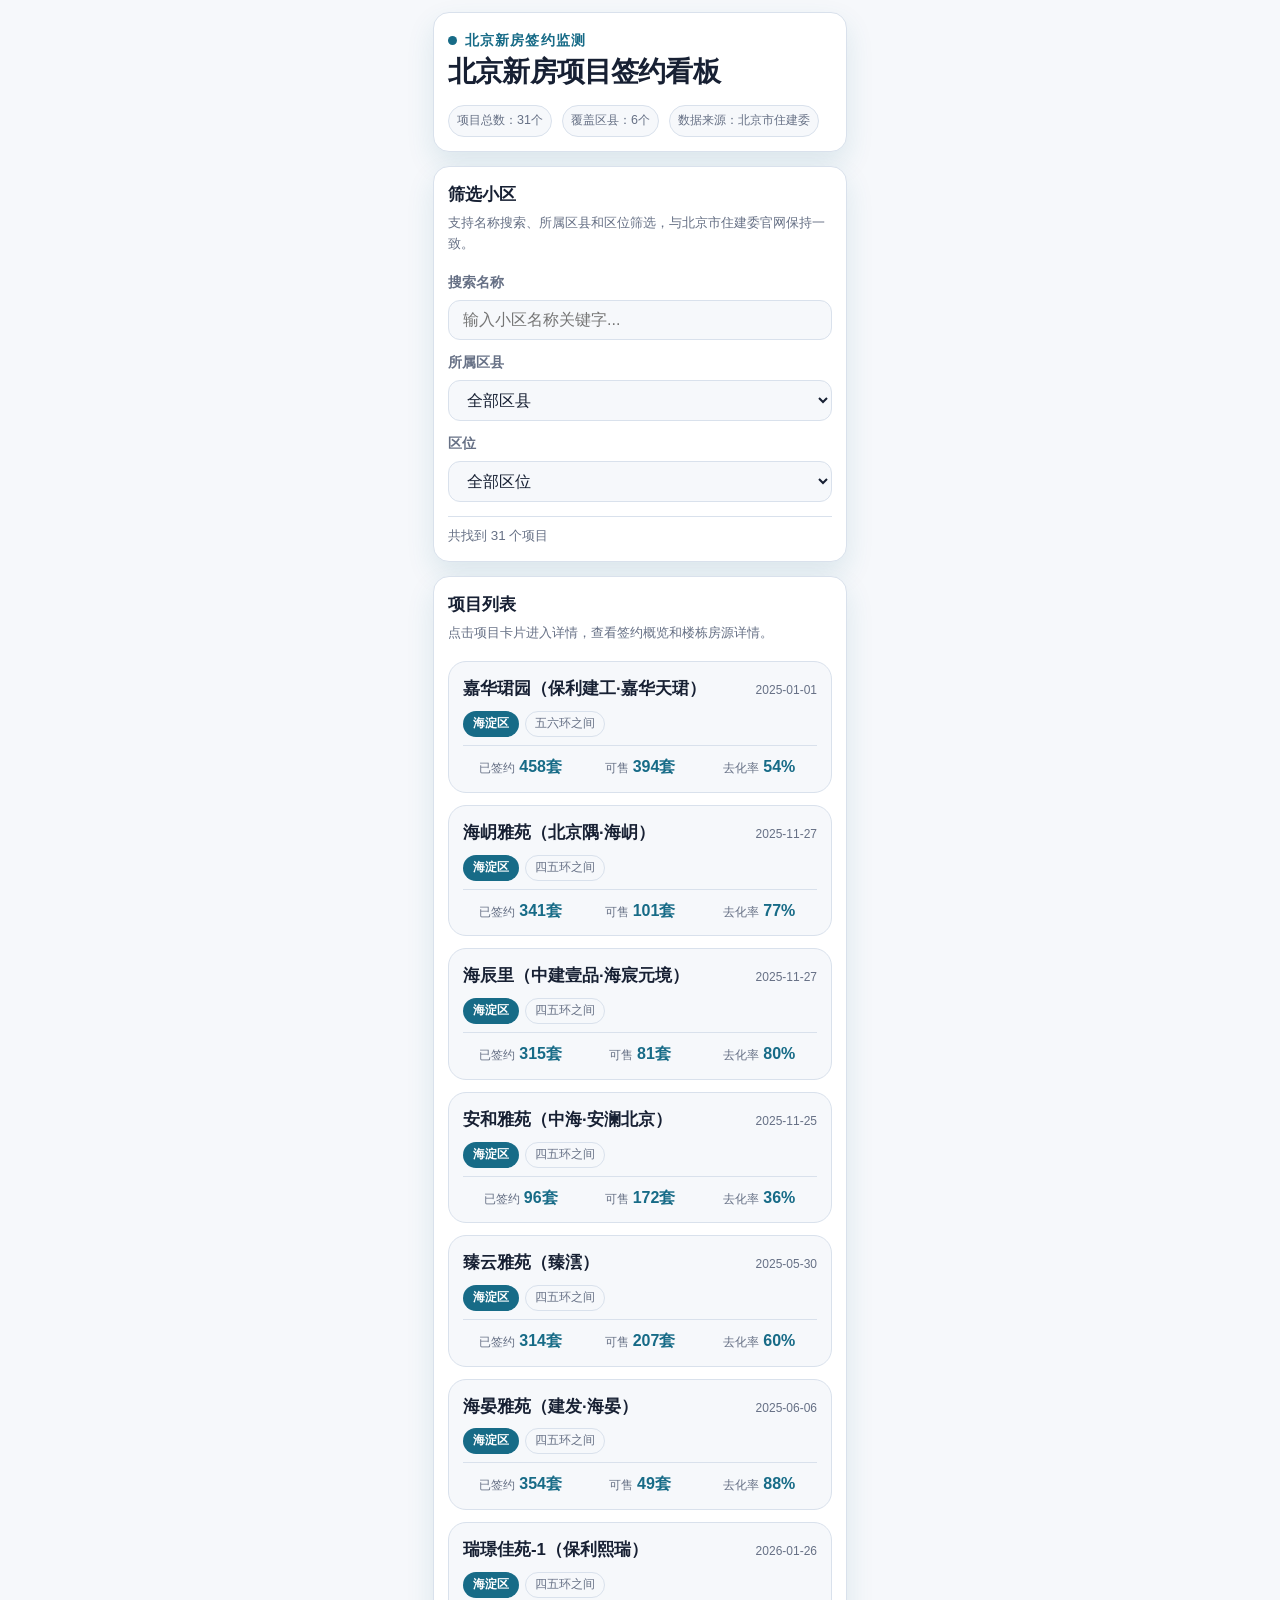
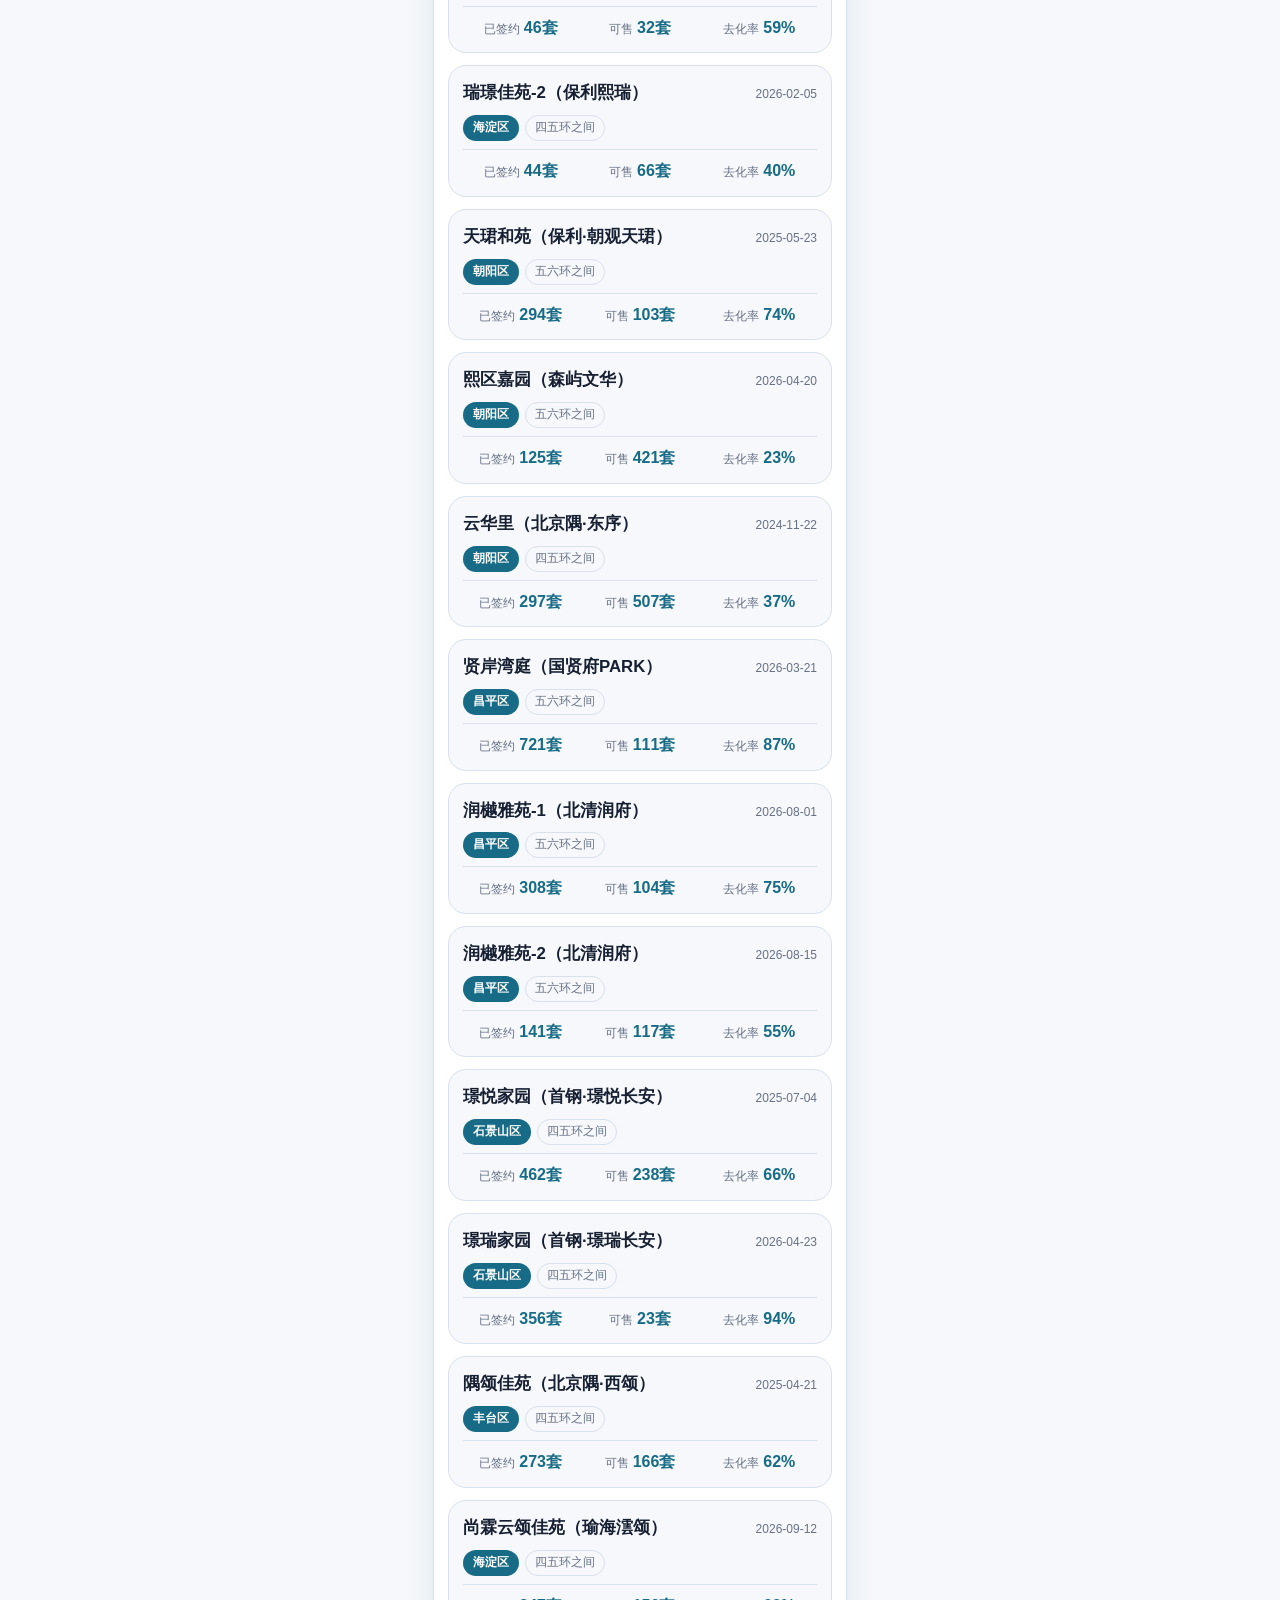
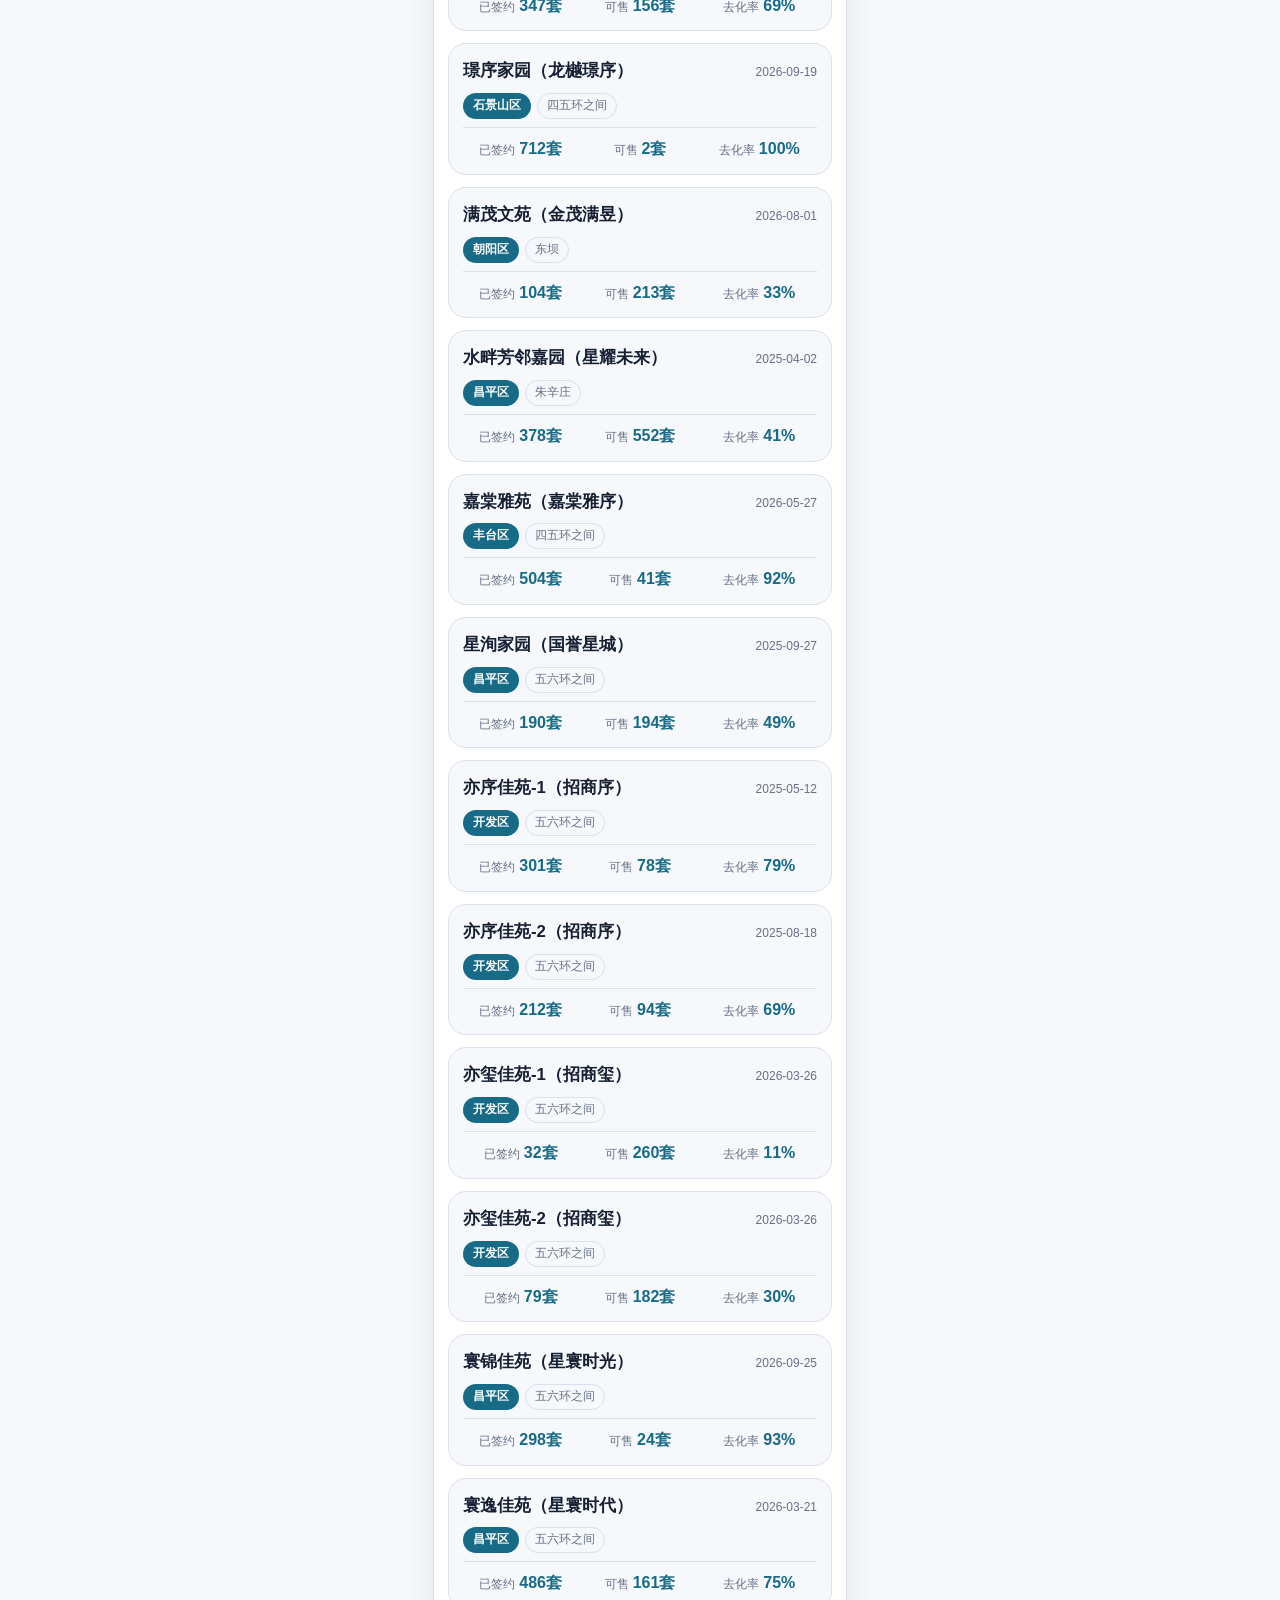
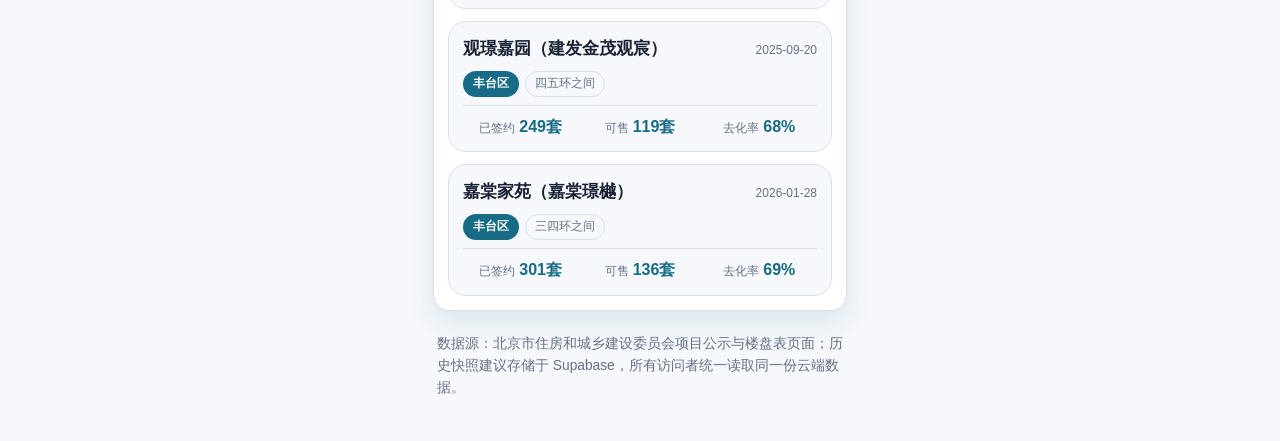
<file: index.html>
<!-- Generated by Trae Work -->
<!DOCTYPE html>
<html lang="zh-CN">
<head>
  <meta charset="UTF-8">
  <meta name="viewport" content="width=device-width, initial-scale=1.0">
  <title>北京新房签约监测</title>
  <link rel="stylesheet" href="assets/style.css?v=49">
</head>
<body>
  <main class="page">
    <!-- 仅手机版 -->

    <!-- 首页：小区筛选列表 -->
    <section id="homeView">
      <header class="home-header">
        <div class="eyebrow"><span class="dot"></span> 北京新房签约监测</div>
        <h1>北京新房项目签约看板</h1>
        <div class="meta" id="homeMeta"></div>
      </header>

      <section class="panel">
        <div class="section-head">
          <div>
            <h2>筛选小区</h2>
            <p class="hint">支持名称搜索、所属区县和区位筛选，与北京市住建委官网保持一致。</p>
          </div>
        </div>

        <div class="filter-bar">
          <div class="filter-item">
            <label>搜索名称</label>
            <input type="text" id="searchInput" placeholder="输入小区名称关键字..." class="filter-input">
          </div>
          <div class="filter-item">
            <label>所属区县</label>
            <select id="districtFilter" class="filter-select">
              <option value="">全部区县</option>
            </select>
          </div>
          <div class="filter-item">
            <label>区位</label>
            <select id="locationFilter" class="filter-select">
              <option value="">全部区位</option>
            </select>
          </div>
        </div>

        <div class="filter-stats" id="filterStats"></div>
      </section>

      <section class="panel">
        <div class="section-head">
          <div>
            <h2>项目列表</h2>
            <p class="hint">点击项目卡片进入详情，查看签约概览和楼栋房源详情。</p>
          </div>
        </div>
        <div class="project-grid" id="projectGrid"></div>
      </section>
    </section>

    <!-- 详情页：单个小区详情 -->
    <section id="detailView" style="display:none">
      <button class="back-btn" id="backBtn">← 返回项目列表</button>

      <header id="detailHeader">
        <div class="eyebrow"><span class="dot"></span> <span id="detailEyebrow">项目签约监测</span></div>
        <h1 id="detailTitle">项目名称</h1>
        <p class="subtitle" id="detailSubtitle"></p>
        <div class="meta" id="detailMeta"></div>
      </header>

      <section class="panel">
        <div class="section-head">
          <div>
            <h2>小区签约概览</h2>
          </div>
        </div>
        <div class="stats" id="overviewStats"></div>
      </section>

      <section class="panel">
        <div class="section-head">
          <div>
            <h2>近期成交情况</h2>

          </div>
        </div>
        <div id="dailyCompare"></div>
      </section>

      <section class="panel">
        <div class="section-head">
          <div>
            <h2>房源详情</h2>
          </div>
        </div>
        <div class="note">颜色说明：可售=浅绿，已成交/备案=浅灰；面积数字仅在政府网站有真实面积时显示。</div>
        <div class="legend" id="areaLegend"></div>
        <div class="building-list" id="buildingList"></div>
      </section>
    </section>

    <footer id="footer"></footer>
  </main>
  <script src="_shared/js/echarts.min.js"></script>
  <script src="assets/projects-data.js?v=50"></script>
<script src="assets/supabase-config.js?v=50"></script>
<script src="assets/app.js?v=50"></script>
</body>
</html>
</file>
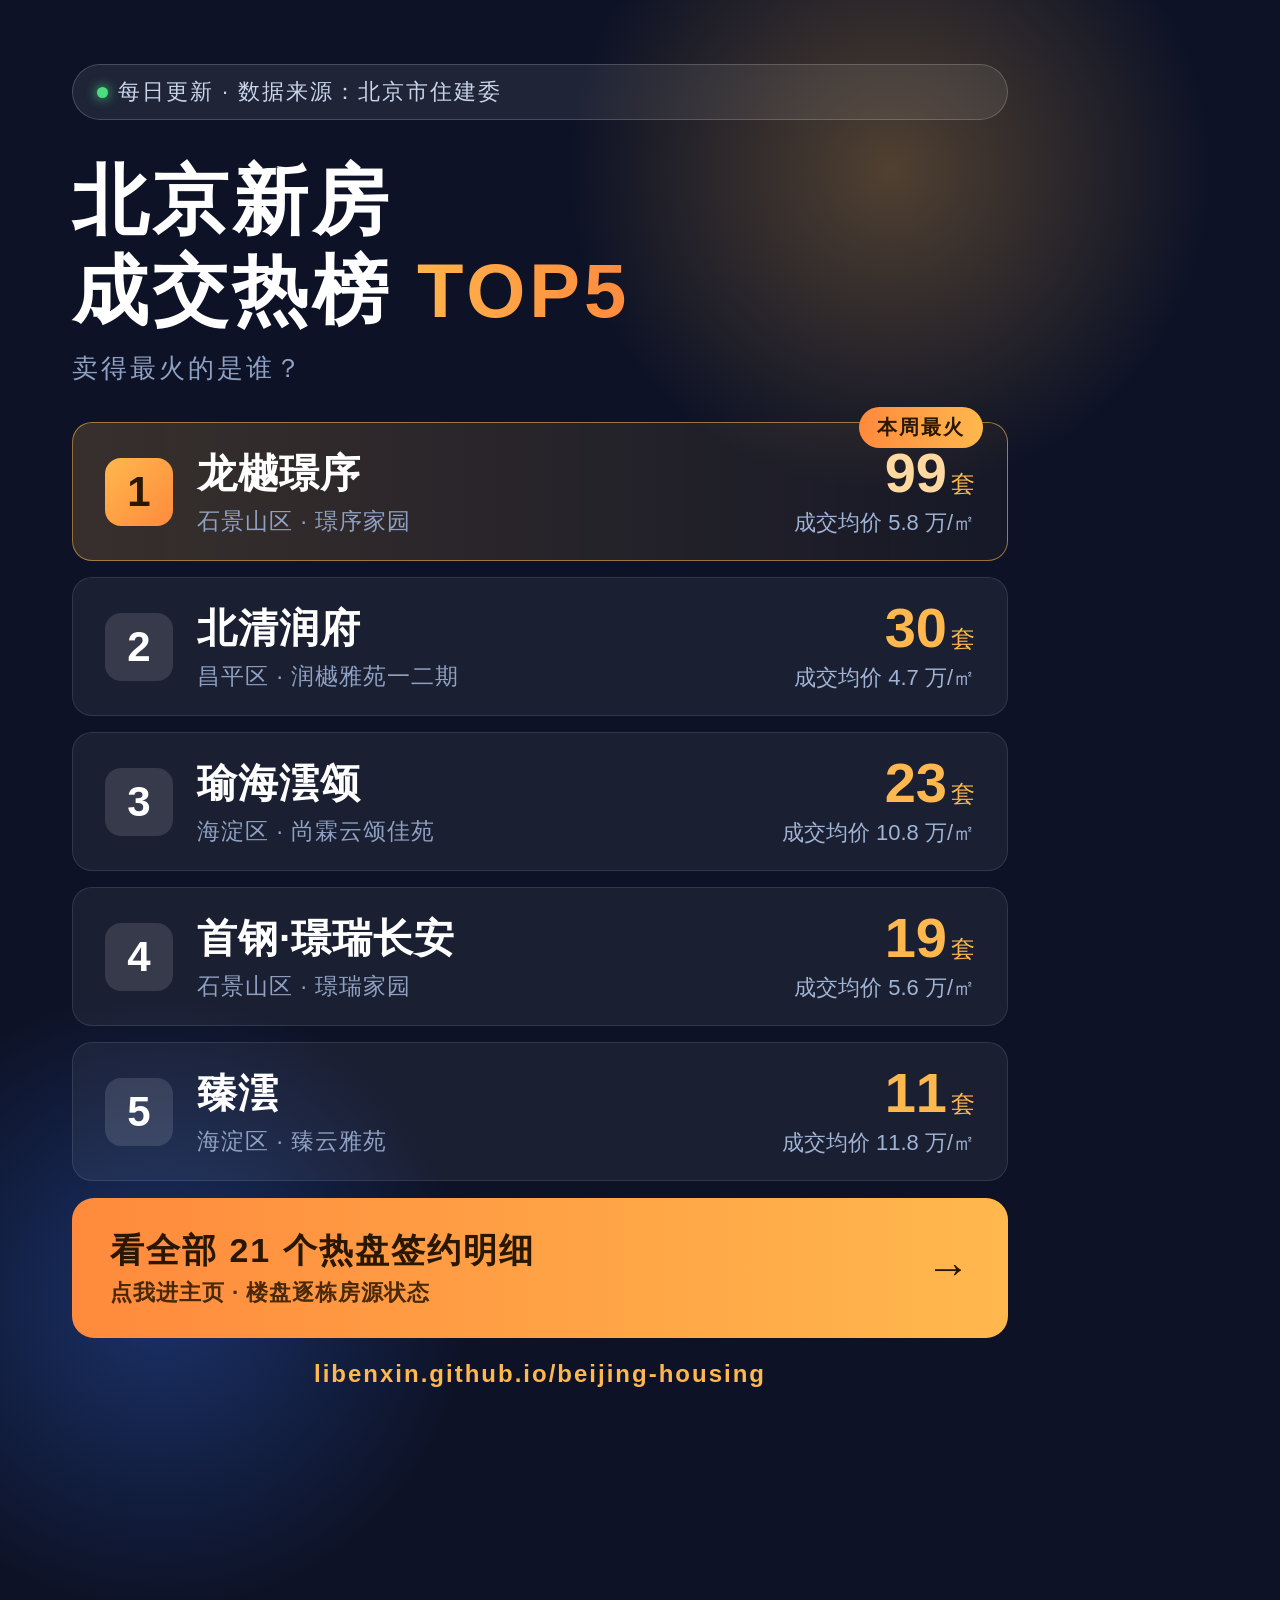
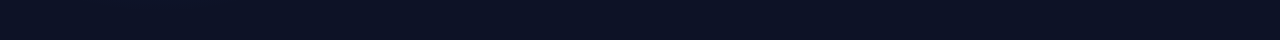
<file: cover-xiaohongshu.html>
<!DOCTYPE html>
<html lang="zh-CN">
<head>
<meta charset="UTF-8">
<style>
  * { margin: 0; padding: 0; box-sizing: border-box; }
  html, body { width: 1080px; height: 1440px; }
  body {
    font-family: "PingFang SC", "Microsoft YaHei", "Helvetica Neue", sans-serif;
    background: #0d1226;
    overflow: hidden;
    position: relative;
  }
  /* 背景光晕 */
  .glow1 { position: absolute; top: -180px; right: -160px; width: 700px; height: 700px;
    background: radial-gradient(circle, rgba(255,184,77,.28) 0%, rgba(255,184,77,0) 65%);
    border-radius: 50%; }
  .glow2 { position: absolute; bottom: -200px; left: -180px; width: 680px; height: 680px;
    background: radial-gradient(circle, rgba(56,120,255,.30) 0%, rgba(56,120,255,0) 65%);
    border-radius: 50%; }
  .wrap { position: relative; padding: 64px 72px 0; height: 1440px; display: flex; flex-direction: column; }

  .badge {
    display: inline-flex; align-items: center; gap: 10px;
    background: rgba(255,255,255,.08); border: 1px solid rgba(255,255,255,.18);
    border-radius: 999px; padding: 12px 24px; color: #c9d4ea; font-size: 22px; letter-spacing: 2px;
  }
  .badge .dot { width: 11px; height: 11px; border-radius: 50%; background: #4ade80; box-shadow: 0 0 12px #4ade80; }

  .title { margin-top: 36px; color: #fff; font-size: 76px; font-weight: 900; line-height: 1.18; letter-spacing: 4px; }
  .title .accent { background: linear-gradient(90deg, #ffb84d, #ff8a3d); -webkit-background-clip: text; background-clip: text; color: transparent; }
  .subtitle { margin-top: 16px; color: #8fa1c2; font-size: 26px; letter-spacing: 3px; }

  .list { margin-top: 36px; display: flex; flex-direction: column; gap: 16px; }
  .row {
    display: flex; align-items: center; gap: 24px;
    background: rgba(255,255,255,.055); border: 1px solid rgba(255,255,255,.10);
    border-radius: 20px; padding: 22px 32px; position: relative;
  }
  .tag {
    position: absolute; top: -16px; right: 24px;
    background: linear-gradient(90deg, #ff8a3d, #ffb84d); color: #2a1700;
    font-size: 20px; font-weight: 800; letter-spacing: 2px;
    border-radius: 999px; padding: 7px 18px;
  }
  .rank {
    width: 68px; height: 68px; flex: none; border-radius: 16px;
    display: flex; align-items: center; justify-content: center;
    font-size: 42px; font-weight: 900; color: #fff;
    background: rgba(255,255,255,.12);
  }
  .row.first { background: linear-gradient(90deg, rgba(255,184,77,.18), rgba(255,184,77,.04)); border-color: rgba(255,184,77,.55); }
  .row.first .rank { background: linear-gradient(135deg, #ffb84d, #ff8a3d); color: #2a1700; }
  .info { flex: 1; min-width: 0; }
  .name { color: #fff; font-size: 40px; font-weight: 800; letter-spacing: 1px; }
  .meta { margin-top: 5px; color: #8fa1c2; font-size: 23px; letter-spacing: 1px; }
  .stat { text-align: right; flex: none; }
  .num { font-size: 56px; font-weight: 900; color: #ffb84d; line-height: 1; }
  .row.first .num { color: #ffd9a0; }
  .unit { font-size: 24px; color: #ffb84d; margin-left: 4px; }
  .price { margin-top: 7px; color: #9fb3d4; font-size: 22px; }

  .footer { margin-top: auto; padding-bottom: 52px; }
  .cta {
    display: flex; align-items: center; justify-content: space-between;
    background: linear-gradient(90deg, #ff8a3d, #ffb84d);
    border-radius: 22px; padding: 30px 38px;
  }
  .cta .left { flex: 1; min-width: 0; color: #2a1700; font-size: 34px; font-weight: 900; letter-spacing: 2px; }
  .cta .left small { display: block; font-size: 22px; font-weight: 600; margin-top: 4px; opacity: .85; letter-spacing: 1px; white-space: nowrap; }
  .cta .arrow { flex: none; font-size: 44px; color: #2a1700; }
  .site { margin-top: 22px; text-align: center; color: #7e90b3; font-size: 24px; letter-spacing: 2px; }
  .site b { color: #ffb84d; font-weight: 700; }
</style>
</head>
<body>
  <div class="glow1"></div>
  <div class="glow2"></div>
  <div class="wrap">
    <div class="badge"><span class="dot"></span>每日更新 · 数据来源：北京市住建委</div>
    <div class="title">北京新房<br>成交热榜<span class="accent"> TOP5</span></div>
    <div class="subtitle">卖得最火的是谁？</div>

    <div class="list">
      <div class="row first">
        <div class="tag">本周最火</div>
        <div class="rank">1</div>
        <div class="info"><div class="name">龙樾璟序</div><div class="meta">石景山区 · 璟序家园</div></div>
        <div class="stat"><div><span class="num">99</span><span class="unit">套</span></div><div class="price">成交均价 5.8 万/㎡</div></div>
      </div>
      <div class="row">
        <div class="rank">2</div>
        <div class="info"><div class="name">北清润府</div><div class="meta">昌平区 · 润樾雅苑一二期</div></div>
        <div class="stat"><div><span class="num">30</span><span class="unit">套</span></div><div class="price">成交均价 4.7 万/㎡</div></div>
      </div>
      <div class="row">
        <div class="rank">3</div>
        <div class="info"><div class="name">瑜海澐颂</div><div class="meta">海淀区 · 尚霖云颂佳苑</div></div>
        <div class="stat"><div><span class="num">23</span><span class="unit">套</span></div><div class="price">成交均价 10.8 万/㎡</div></div>
      </div>
      <div class="row">
        <div class="rank">4</div>
        <div class="info"><div class="name">首钢·璟瑞长安</div><div class="meta">石景山区 · 璟瑞家园</div></div>
        <div class="stat"><div><span class="num">19</span><span class="unit">套</span></div><div class="price">成交均价 5.6 万/㎡</div></div>
      </div>
      <div class="row">
        <div class="rank">5</div>
        <div class="info"><div class="name">臻澐</div><div class="meta">海淀区 · 臻云雅苑</div></div>
        <div class="stat"><div><span class="num">11</span><span class="unit">套</span></div><div class="price">成交均价 11.8 万/㎡</div></div>
      </div>
    </div>

    <div class="footer">
      <div class="cta">
        <div class="left">看全部 21 个热盘签约明细<small>点我进主页 · 楼盘逐栋房源状态</small></div>
        <div class="arrow">→</div>
      </div>
      <div class="site"><b>libenxin.github.io/beijing-housing</b></div>
    </div>
  </div>
</body>
</html>
</file>
<file: assets/style.css>
:root {
  --bg:#f6f8fb; --bg2:#fff; --ink:#172033; --muted:#667085; --rule:#d9e1ec;
  --accent:#176b87; --accent2:#b54708; --ok:#33cc00; --sold:#ff0000;
  --online:#d2691e; --reserved:#ffcc99; --disabled:#cccccc; --shadow:rgba(23,107,135,.12);
  --available:#e9f8ef; --dealed:#eef1f4;
}
*{box-sizing:border-box}
body{margin:0;background:var(--bg);color:var(--ink);font-family:"Microsoft YaHei","Segoe UI",Arial,sans-serif;line-height:1.6;overflow-x:hidden}
a{color:var(--accent);text-decoration:none} a:hover{text-decoration:underline}
.page{width:100%;max-width:430px;margin:0 auto;padding:12px 8px 42px}
header,.panel,details{background:var(--bg2);border:1px solid var(--rule);border-radius:16px;box-shadow:0 12px 28px var(--shadow);padding:14px;margin-bottom:14px}
header{padding:14px}
.home-header{padding:14px}
.eyebrow{display:inline-flex;align-items:center;gap:8px;color:var(--accent);font-weight:800;font-size:.86rem;letter-spacing:.08em}
.dot{width:9px;height:9px;border-radius:999px;background:var(--accent)}
h1{margin:.35rem 0 .5rem;font-size:1.72rem;line-height:1.05;letter-spacing:-.03em}
h2{margin:0;font-size:1.08rem} h3{margin:.2rem 0 .35rem;font-size:.96rem}
.subtitle,.hint{color:var(--muted);margin:.25rem 0 0;font-size:.84rem;line-height:1.55}
.meta{display:flex;flex-wrap:wrap;gap:10px;margin-top:18px}
.pill{border:1px solid var(--rule);background:var(--bg);color:var(--muted);border-radius:999px;padding:5px 8px;font-size:.78rem}
.panel{padding:14px;margin-bottom:14px}.section-head{display:flex;justify-content:space-between;gap:16px;margin-bottom:18px;align-items:flex-start}

/* 概览卡片网格：手机端 2列3行，宽度更大时 3列2行 */
.stats{display:grid;grid-template-columns:repeat(2,1fr);gap:8px;margin-bottom:12px}
@media (min-width:380px){
  .stats{grid-template-columns:repeat(3,1fr)}
}
.stat{border:1px solid var(--rule);background:var(--bg);border-radius:14px;padding:10px 6px;min-height:60px;display:flex;flex-direction:column;align-items:center;justify-content:center;text-align:center}
.stat .num{font-size:.98rem;font-weight:900;color:var(--accent);line-height:1.08}
.stat .label{color:var(--muted);font-size:.74rem;margin-top:3px}

.note{border-left:4px solid var(--accent);background:var(--bg);border-radius:14px;padding:12px 14px;color:var(--muted);margin:0 0 16px;font-size:.84rem;line-height:1.55}

.compare-grid{display:grid;grid-template-columns:1fr;gap:12px;margin:14px 0}.compare-card{border:1px solid var(--rule);border-radius:14px;background:var(--bg);padding:12px}.compare-card strong{display:block;font-size:1.4rem;color:var(--accent)}
.table-wrap{overflow:visible;max-height:none;border-radius:14px}
table{width:100%;border-collapse:collapse;min-width:0;background:var(--bg2);table-layout:fixed;font-size:.74rem} th,td{padding:8px 6px;border-bottom:1px solid var(--rule);text-align:left;white-space:normal;overflow-wrap:anywhere;word-break:break-word} th{background:var(--bg);color:var(--muted);font-size:.78rem}

.building-list{display:grid;gap:10px} details{padding:0;overflow:hidden} summary{cursor:pointer;list-style:none;padding:13px 12px;font-weight:900;display:flex;justify-content:space-between;flex-direction:column;gap:9px;align-items:flex-start} summary::-webkit-details-marker{display:none}
.building-title{display:flex;flex-direction:column;gap:2px;font-size:.94rem}
.building-hint{font-size:.74rem;font-weight:600;color:var(--muted)}
.building-body{border-top:1px solid var(--rule);padding:8px 8px 10px}
.building-summary{display:flex;flex-wrap:wrap;justify-content:flex-start;gap:5px;color:var(--muted);font-size:.74rem;max-width:none}
.building-summary span{border:1px solid var(--rule);background:var(--bg);border-radius:999px;padding:3px 7px}
.building-soldout{background:var(--bg);border:1px solid var(--rule);border-radius:14px;padding:12px}
.period-day{display:grid;gap:8px;margin-bottom:14px;padding-bottom:14px;border-bottom:1px solid var(--rule)}
.period-day:last-child{border-bottom:0;padding-bottom:0;margin-bottom:0}
.period-card{border:1px solid var(--rule);border-radius:12px;background:var(--bg);padding:10px 12px}
.period-card-row{display:flex;justify-content:space-between;gap:8px;padding:3px 0;align-items:flex-start}
.period-card-row .period-label{color:var(--muted);font-size:.78rem;flex-shrink:0}
.period-card-row .period-value{color:var(--ink);font-size:.84rem;font-weight:700;text-align:right;word-break:break-all}
.period-card-row .period-value.small-text{font-size:.74rem;font-weight:600;line-height:1.3}
.period-note{font-size:.7rem;color:#b2453a;line-height:1.35;margin-top:4px;padding-top:4px;border-top:1px dashed var(--rule)}
.building-soldout-header{display:flex;align-items:center;gap:10px}
.building-soldout-header .building-title{font-size:.94rem}
.badge-soldout{background:#fee2e2;color:#b91c1c;font-size:.78rem;font-weight:800;padding:3px 10px;border-radius:999px}
.building-soldout-info{display:flex;flex-wrap:wrap;gap:14px;margin-top:8px;color:var(--muted);font-size:.8rem}
.building-soldout-note{color:var(--muted);font-size:.78rem;margin:6px 0 0}

.floor-row{display:grid;grid-template-columns:26px minmax(0,1fr);gap:2px;margin-bottom:2px}.floor-label{display:grid;place-items:center;border:1px solid var(--rule);border-radius:6px;background:var(--bg);color:var(--muted);font-weight:900;font-size:.56rem}
.houses{display:grid;grid-template-columns:repeat(4,minmax(0,1fr));gap:2px;min-width:0}
.house{position:relative;overflow:hidden;border:1px solid var(--rule);border-radius:6px;min-width:0;min-height:26px;padding:1px;display:flex;flex-direction:column;align-items:center;justify-content:center;text-align:center;font-size:.48rem;font-weight:800;background:var(--available);cursor:default;color:var(--ink);line-height:1.02}
.house small{font-size:.4rem;line-height:1;opacity:.85}
.house.dealed,.house.reserved,.house.disabled{background:var(--dealed);color:var(--muted)}
.legend{display:flex;flex-wrap:wrap;gap:5px;margin:10px 0 12px}.legend-item{display:inline-flex;align-items:center;gap:5px;border:1px solid var(--rule);border-radius:999px;background:var(--bg);padding:4px 6px;font-size:.7rem;color:var(--muted)}.area-dot{width:10px;height:10px;border-radius:4px;display:inline-block}
.area-dot.available{background:var(--ok)}.area-dot.dealed{background:var(--dealed);border:1px solid var(--rule)}

footer{color:var(--muted);font-size:.86rem;padding:8px 4px 0}.empty{color:var(--muted)}
.back-btn{border:1px solid var(--rule);background:var(--bg2);border-radius:12px;padding:10px 16px;font-weight:700;cursor:pointer;margin-bottom:14px;color:var(--accent);font-size:.9rem}
.back-btn:hover{background:var(--accent);color:white}

/* 首页筛选样式 */
.filter-bar{display:grid;grid-template-columns:1fr;gap:12px;margin-bottom:14px}
.filter-item{display:flex;flex-direction:column;gap:6px}
.filter-item label{font-size:.86rem;font-weight:700;color:var(--muted)}
.filter-input,.filter-select{border:1px solid var(--rule);border-radius:12px;padding:10px 14px;font-size:1rem;background:var(--bg);color:var(--ink)}
.filter-input:focus,.filter-select:focus{outline:2px solid var(--accent);outline-offset:-1px}
.filter-stats{color:var(--muted);font-size:.84rem;padding-top:8px;border-top:1px solid var(--rule)}

/* 项目卡片网格 */
.project-grid{display:grid;grid-template-columns:1fr;gap:12px}
.project-card{border:1px solid var(--rule);border-radius:18px;padding:14px 14px 12px;background:var(--bg);cursor:pointer;transition:all .2s ease}
.project-card:active{border-color:var(--accent);box-shadow:0 8px 24px var(--shadow)}
.project-card .project-top{display:flex;justify-content:space-between;align-items:baseline;gap:10px;margin-bottom:6px}
.project-card .project-top .project-name{font-size:1.05rem;font-weight:800;color:var(--ink);margin-bottom:0;flex:1;min-width:0;overflow:hidden;text-overflow:ellipsis;white-space:nowrap}
.project-card .project-top .project-date{font-size:.75rem;color:var(--muted);flex-shrink:0;margin-top:0}
.project-card .project-district{display:inline-block;background:var(--accent);color:white;border-radius:999px;padding:3px 10px;font-size:.78rem;font-weight:700;margin-right:6px}
.project-card .project-location{display:inline-block;border:1px solid var(--rule);color:var(--muted);border-radius:999px;padding:2px 9px;font-size:.78rem}
.project-card .project-stats{display:grid;grid-template-columns:1fr 1fr 1fr;gap:4px;margin-top:8px;padding-top:8px;border-top:1px solid var(--rule)}
.project-card .stat-item{display:flex;align-items:baseline;justify-content:center;gap:4px;text-align:center}
.project-card .stat-item .num{font-size:1rem;font-weight:900;color:var(--accent)}
.project-card .stat-item .label{font-size:.72rem;color:var(--muted)}
.project-card .project-sub-stats{display:flex;justify-content:space-between;gap:4px;margin-top:8px;padding-top:8px;border-top:1px dashed var(--rule)}
.project-card .sub-stat{font-size:.72rem;color:var(--muted);font-weight:600;flex:1;text-align:center}
</file>
